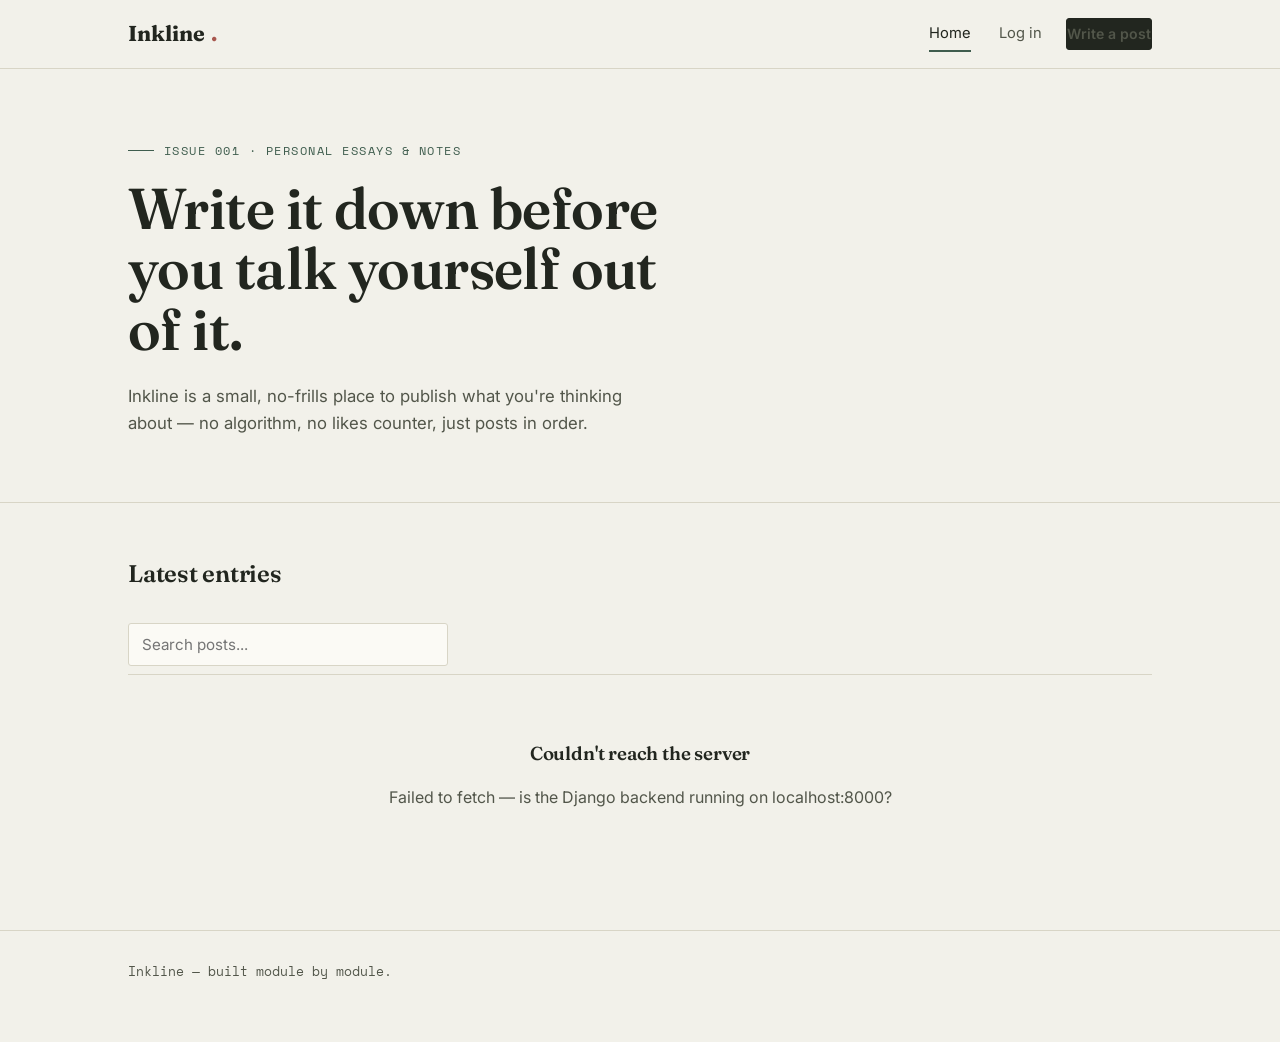
<file: frontend/index.html>
<!DOCTYPE html>
<html lang="en">
<head>
<meta charset="UTF-8">
<meta name="viewport" content="width=device-width, initial-scale=1.0">
<title>Inkline — a small journal for people who write</title>
<link rel="preconnect" href="https://fonts.googleapis.com">
<link href="https://fonts.googleapis.com/css2?family=Fraunces:wght@500;600;700&family=Inter:wght@400;500;600;700&family=Space+Mono:wght@400;700&display=swap" rel="stylesheet">
<link rel="stylesheet" href="css/style.css">
</head>
<body>

<nav class="nav">
  <div class="wrap">
    <a href="index.html" class="brand">Inkline<span class="dot">.</span></a>
    <div class="nav-links">
      <a href="index.html" class="active">Home</a>
      <div id="nav-auth-slot" style="display:flex; align-items:center; gap:24px;"></div>
    </div>
  </div>
</nav>

<header class="hero">
  <div class="wrap">
    <div class="eyebrow">Issue 001 · Personal essays &amp; notes</div>
    <h1>Write it down before<br>you talk yourself out of it.</h1>
    <p>Inkline is a small, no-frills place to publish what you're thinking about — no algorithm, no likes counter, just posts in order.</p>
  </div>
</header>

<main class="wrap">
  <div class="section-head">
    <h2>Latest entries</h2>
    <span class="count" id="post-count"></span>
  </div>

  <div class="field" style="max-width:320px; margin-bottom:8px;">
    <input type="text" id="search-box" placeholder="Search posts...">
  </div>

  <div class="feed" id="feed"></div>
</main>

<footer>
  <div class="wrap">Inkline — built module by module.</div>
</footer>

<script src="js/app.js"></script>
<script>
  async function loadFeed(search = ''){
    const feed = document.getElementById('feed');
    const count = document.getElementById('post-count');

    let posts;
    try {
      posts = await getPosts(search ? { search } : {});
    } catch (err) {
      feed.innerHTML = `<div class="empty"><h3>Couldn't reach the server</h3><p>${escapeHtml(err.message)} — is the Django backend running on localhost:8000?</p></div>`;
      count.textContent = '';
      return;
    }

    count.textContent = posts.length + (posts.length === 1 ? ' post' : ' posts');

    if (posts.length === 0){
      feed.innerHTML = `
        <div class="empty">
          <h3>Nothing here yet</h3>
          <p>${search ? 'No posts match your search.' : 'Be the first to publish something.'}</p>
        </div>`;
      return;
    }

    feed.innerHTML = posts.map((p, i) => `
      <article class="post-row">
        <div class="idx">${String(i + 1).padStart(2, '0')}</div>
        <div>
          <h3><a href="post.html?id=${p.id}">${escapeHtml(p.title)}</a></h3>
          <p class="excerpt">${escapeHtml(excerpt(p.body))}</p>
          <span class="tag">${escapeHtml(p.tag || 'General')}</span>
        </div>
        <div class="meta">${timeAgo(p.createdAt)}<br>${escapeHtml(p.author.name)}</div>
      </article>
    `).join('');
  }

  let debounceTimer;
  document.getElementById('search-box').addEventListener('input', (e) => {
    clearTimeout(debounceTimer);
    debounceTimer = setTimeout(() => loadFeed(e.target.value.trim()), 300);
  });

  loadFeed();
</script>
</body>
</html>
</file>
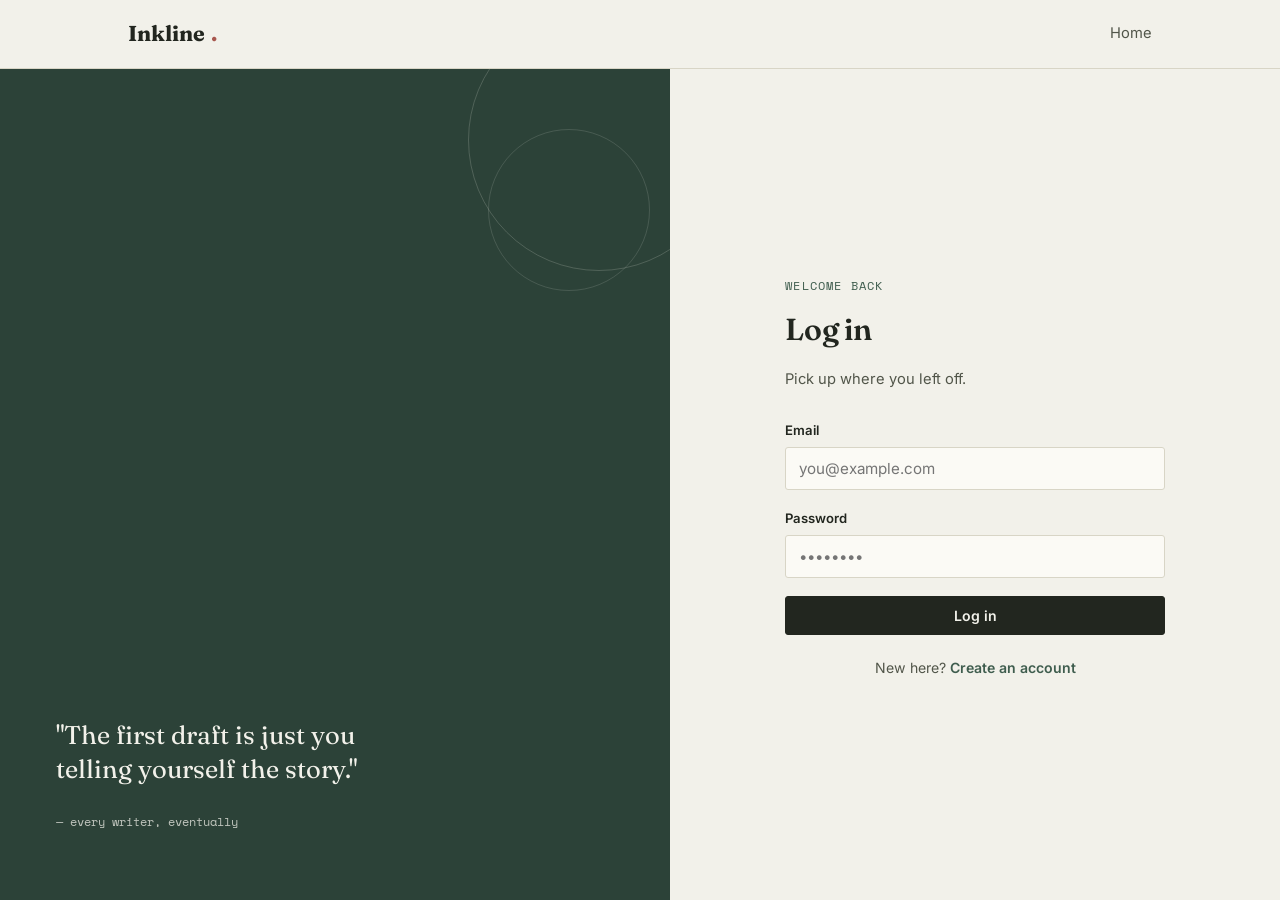
<file: frontend/create-blog.html>
<!DOCTYPE html>
<html lang="en">
<head>
<meta charset="UTF-8">
<meta name="viewport" content="width=device-width, initial-scale=1.0">
<title>New post — Inkline</title>
<link rel="preconnect" href="https://fonts.googleapis.com">
<link href="https://fonts.googleapis.com/css2?family=Fraunces:wght@500;600;700&family=Inter:wght@400;500;600;700&family=Space+Mono:wght@400;700&display=swap" rel="stylesheet">
<link rel="stylesheet" href="css/style.css">
</head>
<body>

<nav class="nav">
  <div class="wrap">
    <a href="index.html" class="brand">Inkline<span class="dot">.</span></a>
    <div class="nav-links">
      <a href="index.html">Home</a>
      <div id="nav-auth-slot" style="display:flex; align-items:center; gap:24px;"></div>
    </div>
  </div>
</nav>

<main class="wrap" style="max-width:720px; padding-top:44px; padding-bottom:80px;">
  <div class="eyebrow" style="font-family:var(--mono); font-size:.78rem; color:var(--moss); text-transform:uppercase; letter-spacing:.1em; margin-bottom:10px;">New entry</div>
  <h1 style="font-size:2rem; margin-bottom:28px;">Write something</h1>

  <div class="form-err" id="err"></div>

  <form id="post-form">
    <div class="field">
      <label for="title">Title</label>
      <input type="text" id="title" required placeholder="Give it a title">
    </div>
    <div class="field">
      <label for="tag">Category</label>
      <input type="text" id="tag" placeholder="e.g. Notes, Travel, Code" value="General">
    </div>
    <div class="field">
      <label for="body">Post</label>
      <textarea id="body" required placeholder="Start writing..."></textarea>
    </div>
    <div style="display:flex; gap:12px;">
      <button type="submit" class="btn">Publish post</button>
      <a href="dashboard.html" class="btn ghost">Cancel</a>
    </div>
  </form>
</main>

<footer>
  <div class="wrap">Inkline — built module by module.</div>
</footer>

<script src="js/app.js"></script>
<script>
  requireAuth();

  document.getElementById('post-form').addEventListener('submit', async function(e){
    e.preventDefault();
    const title = document.getElementById('title').value.trim();
    const tag = document.getElementById('tag').value.trim() || 'General';
    const body = document.getElementById('body').value.trim();
    const errBox = document.getElementById('err');
    const btn = e.target.querySelector('button[type="submit"]');
    errBox.classList.remove('show');

    if (!title || !body){
      errBox.textContent = 'A post needs both a title and some words in it.';
      errBox.classList.add('show');
      return;
    }

    btn.disabled = true;
    btn.textContent = 'Publishing...';

    try {
      await createPost({ title, tag, body });
      window.location.href = 'dashboard.html';
    } catch (err) {
      errBox.textContent = err.message;
      errBox.classList.add('show');
      btn.disabled = false;
      btn.textContent = 'Publish post';
    }
  });
</script>
</body>
</html>
</file>
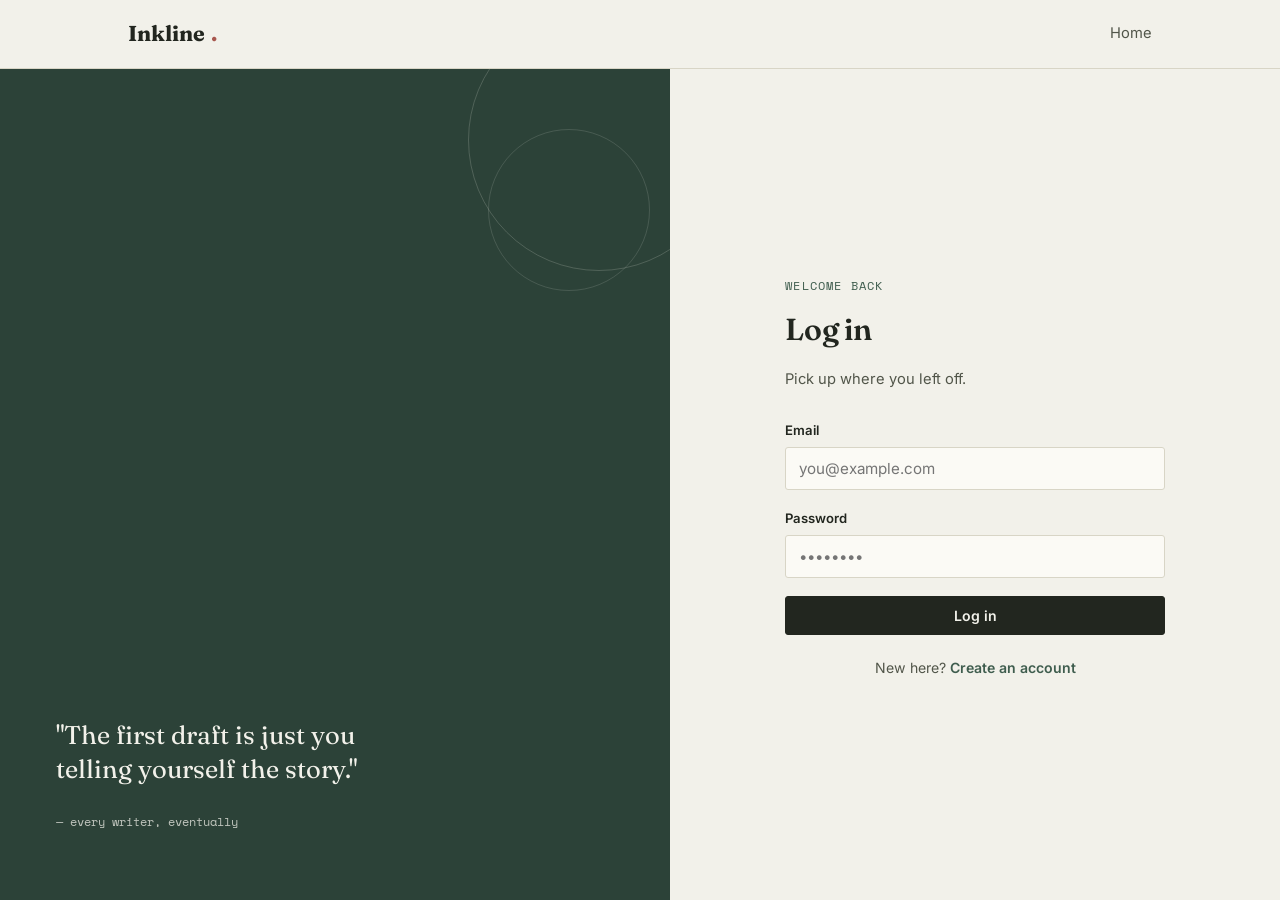
<file: frontend/dashboard.html>
<!DOCTYPE html>
<html lang="en">
<head>
<meta charset="UTF-8">
<meta name="viewport" content="width=device-width, initial-scale=1.0">
<title>Dashboard — Inkline</title>
<link rel="preconnect" href="https://fonts.googleapis.com">
<link href="https://fonts.googleapis.com/css2?family=Fraunces:wght@500;600;700&family=Inter:wght@400;500;600;700&family=Space+Mono:wght@400;700&display=swap" rel="stylesheet">
<link rel="stylesheet" href="css/style.css">
</head>
<body>

<nav class="nav">
  <div class="wrap">
    <a href="index.html" class="brand">Inkline<span class="dot">.</span></a>
    <div class="nav-links">
      <a href="index.html">Home</a>
      <div id="nav-auth-slot" style="display:flex; align-items:center; gap:24px;"></div>
    </div>
  </div>
</nav>

<header class="wrap dash-head">
  <div>
    <div class="eyebrow">Your desk</div>
    <h1 id="greet">Dashboard</h1>
    <p id="profile-line" style="color:var(--ink-soft); font-size:.88rem; margin-top:6px;"></p>
  </div>
  <a href="create-blog.html" class="btn">+ New post</a>
</header>

<main class="wrap">
  <div class="stat-row">
    <div class="stat"><div class="n" id="stat-total">0</div><div class="l">Posts</div></div>
    <div class="stat"><div class="n" id="stat-words">0</div><div class="l">Words written</div></div>
    <div class="stat"><div class="n" id="stat-latest">—</div><div class="l">Last published</div></div>
  </div>

  <div id="my-posts"></div>
</main>

<footer>
  <div class="wrap">Inkline — built module by module.</div>
</footer>

<script src="js/app.js"></script>
<script>
  requireAuth();
  const user = currentUser();

  async function render(){
    document.getElementById('greet').textContent = `Welcome back, ${user.name.split(' ')[0]}`;

    try {
      const profile = await getProfile();
      document.getElementById('profile-line').textContent =
        `${profile.email} · member since ${new Date(profile.createdAt).toLocaleDateString('en-IN', { month: 'short', year: 'numeric' })}`;
    } catch (err) {
      // non-critical — dashboard still works without this line
    }

    let mine;
    try {
      mine = await getMyPosts();
    } catch (err) {
      toast(err.message);
      return;
    }

    document.getElementById('stat-total').textContent = mine.length;
    const words = mine.reduce((sum, p) => sum + p.body.trim().split(/\s+/).filter(Boolean).length, 0);
    document.getElementById('stat-words').textContent = words;
    document.getElementById('stat-latest').textContent = mine.length ? timeAgo(mine[0].createdAt) : '—';

    const container = document.getElementById('my-posts');
    if (mine.length === 0){
      container.innerHTML = `
        <div class="empty">
          <h3>You haven't published anything yet</h3>
          <p>Your first post doesn't need to be your best one.</p>
          <div style="margin-top:18px;"><a href="create-blog.html" class="btn">Write your first post</a></div>
        </div>`;
      return;
    }

    container.innerHTML = mine.map(p => `
      <div class="dash-post">
        <div>
          <h3><a href="post.html?id=${p.id}">${escapeHtml(p.title)}</a></h3>
          <div class="meta">${escapeHtml(p.tag || 'General')} · ${timeAgo(p.createdAt)}</div>
        </div>
        <div class="actions">
          <button class="icon-btn" data-edit="${p.id}">Edit</button>
          <button class="icon-btn danger" data-id="${p.id}">Delete</button>
        </div>
      </div>
    `).join('');

    container.querySelectorAll('[data-edit]').forEach(btn => {
      btn.addEventListener('click', () => {
        window.location.href = `edit-blog.html?id=${btn.dataset.edit}`;
      });
    });

    container.querySelectorAll('.icon-btn.danger').forEach(btn => {
      btn.addEventListener('click', async () => {
        if (!confirm('Delete this post? This can\'t be undone.')) return;
        try {
          await deletePost(btn.dataset.id);
          toast('Post deleted');
          render();
        } catch (err) {
          toast(err.message);
        }
      });
    });
  }

  render();
</script>
</body>
</html>
</file>
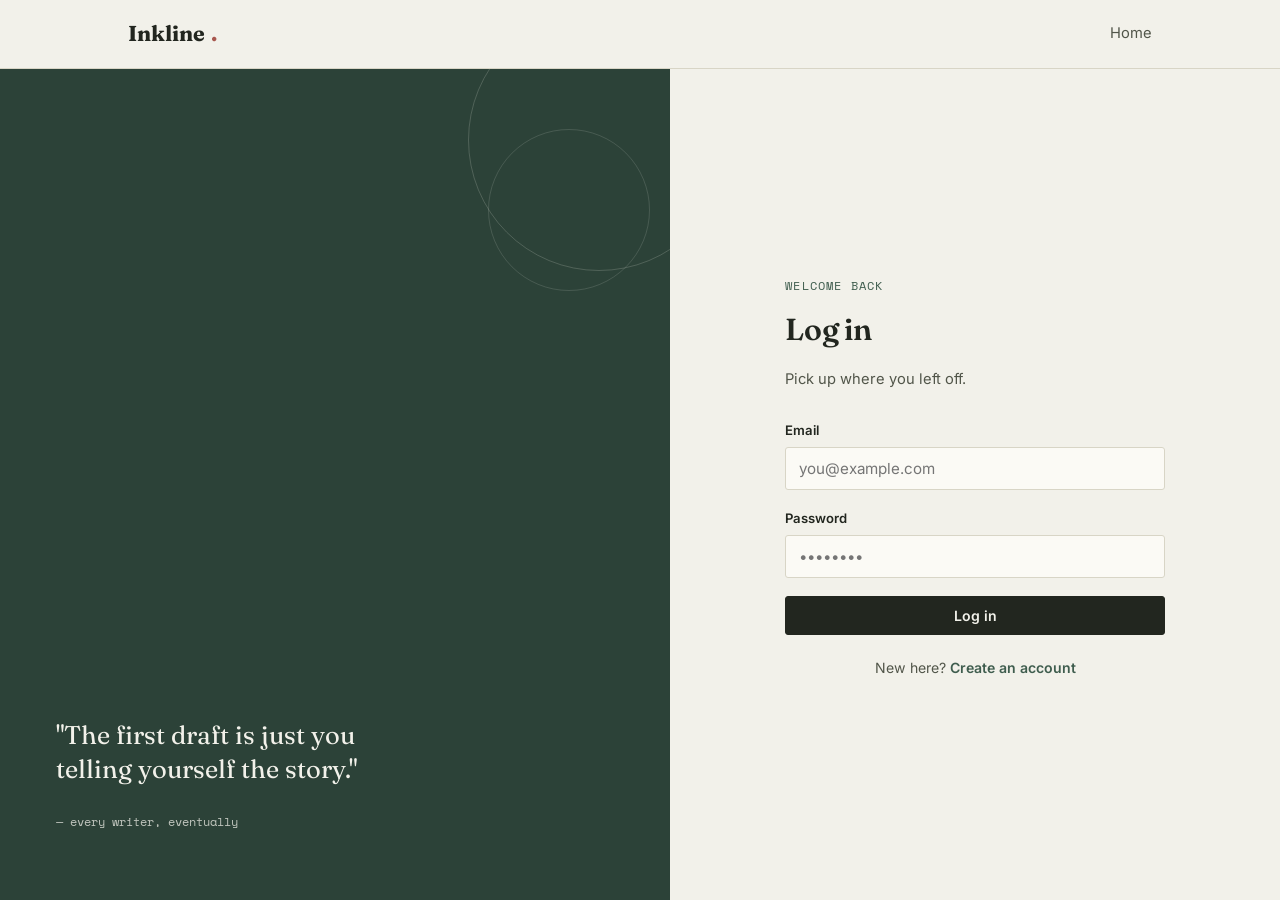
<file: frontend/edit-blog.html>
<!DOCTYPE html>
<html lang="en">
<head>
<meta charset="UTF-8">
<meta name="viewport" content="width=device-width, initial-scale=1.0">
<title>Edit post — Inkline</title>
<link rel="preconnect" href="https://fonts.googleapis.com">
<link href="https://fonts.googleapis.com/css2?family=Fraunces:wght@500;600;700&family=Inter:wght@400;500;600;700&family=Space+Mono:wght@400;700&display=swap" rel="stylesheet">
<link rel="stylesheet" href="css/style.css">
</head>
<body>

<nav class="nav">
  <div class="wrap">
    <a href="index.html" class="brand">Inkline<span class="dot">.</span></a>
    <div class="nav-links">
      <a href="index.html">Home</a>
      <div id="nav-auth-slot" style="display:flex; align-items:center; gap:24px;"></div>
    </div>
  </div>
</nav>

<main class="wrap" style="max-width:720px; padding-top:44px; padding-bottom:80px;">
  <div style="font-family:var(--mono); font-size:.78rem; color:var(--moss); text-transform:uppercase; letter-spacing:.1em; margin-bottom:10px;">Editing</div>
  <h1 style="font-size:2rem; margin-bottom:28px;">Edit post</h1>

  <div class="form-err" id="err"></div>

  <form id="edit-form">
    <div class="field">
      <label for="title">Title</label>
      <input type="text" id="title" required>
    </div>
    <div class="field">
      <label for="tag">Category</label>
      <input type="text" id="tag">
    </div>
    <div class="field">
      <label for="body">Post</label>
      <textarea id="body" required></textarea>
    </div>
    <div style="display:flex; gap:12px;">
      <button type="submit" class="btn">Save changes</button>
      <a href="dashboard.html" class="btn ghost">Cancel</a>
    </div>
  </form>
</main>

<footer>
  <div class="wrap">Inkline — built module by module.</div>
</footer>

<script src="js/app.js"></script>
<script>
  requireAuth();
  const params = new URLSearchParams(window.location.search);
  const postId = params.get('id');
  const errBox = document.getElementById('err');

  async function loadPost(){
    if (!postId){
      errBox.textContent = 'No post specified.';
      errBox.classList.add('show');
      return;
    }
    try {
      const post = await getPost(postId);
      const user = currentUser();
      if (post.author.email !== user.email){
        errBox.textContent = 'You can only edit your own posts.';
        errBox.classList.add('show');
        document.getElementById('edit-form').style.display = 'none';
        return;
      }
      document.getElementById('title').value = post.title;
      document.getElementById('tag').value = post.tag || 'General';
      document.getElementById('body').value = post.body;
    } catch (err) {
      errBox.textContent = err.message;
      errBox.classList.add('show');
    }
  }

  document.getElementById('edit-form').addEventListener('submit', async function(e){
    e.preventDefault();
    const title = document.getElementById('title').value.trim();
    const tag = document.getElementById('tag').value.trim() || 'General';
    const body = document.getElementById('body').value.trim();
    const btn = e.target.querySelector('button[type="submit"]');
    errBox.classList.remove('show');

    if (!title || !body){
      errBox.textContent = 'A post needs both a title and some words in it.';
      errBox.classList.add('show');
      return;
    }

    btn.disabled = true;
    btn.textContent = 'Saving...';

    try {
      await updatePost(postId, { title, tag, body });
      window.location.href = 'dashboard.html';
    } catch (err) {
      errBox.textContent = err.message;
      errBox.classList.add('show');
      btn.disabled = false;
      btn.textContent = 'Save changes';
    }
  });

  loadPost();
</script>
</body>
</html>
</file>
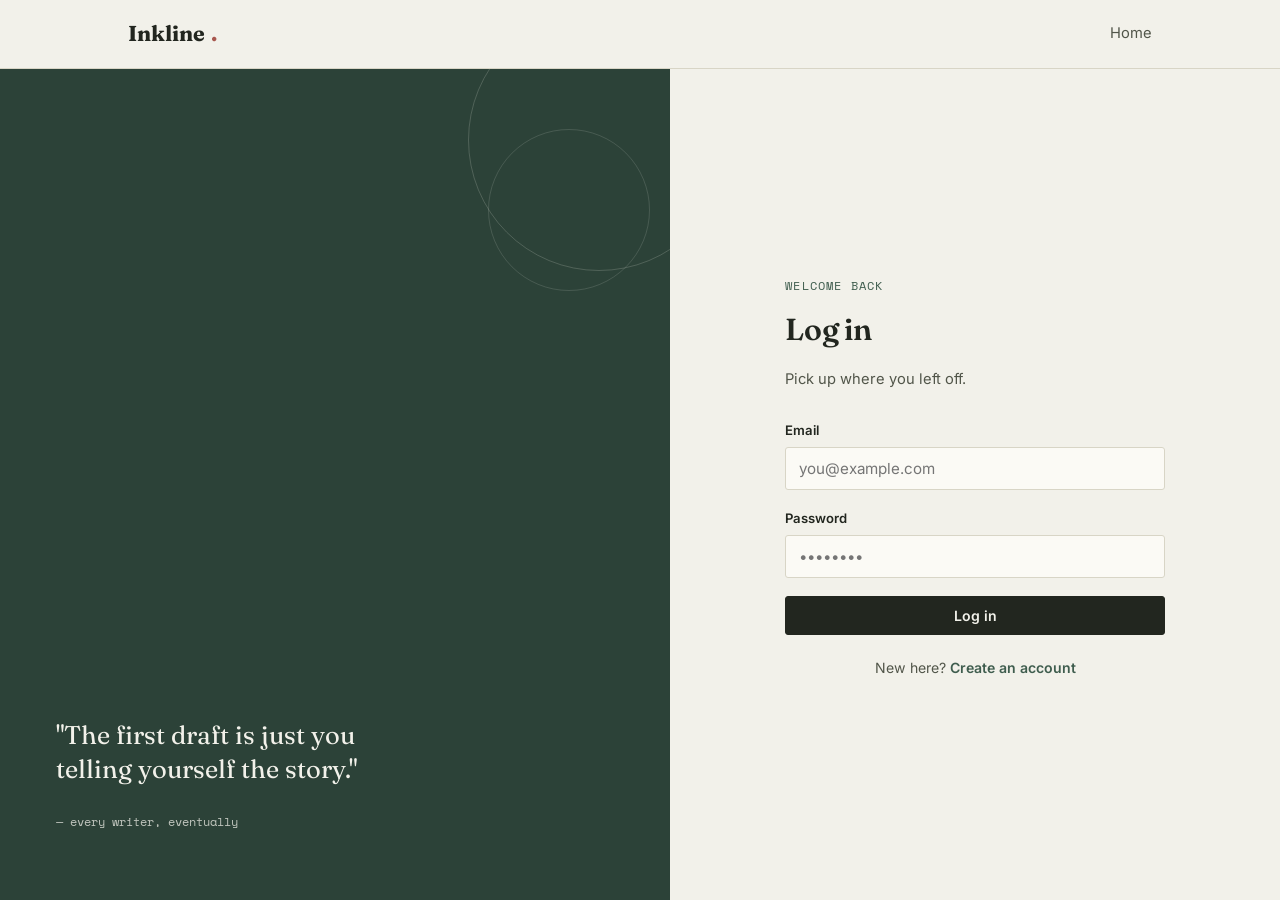
<file: frontend/login.html>
<!DOCTYPE html>
<html lang="en">
<head>
<meta charset="UTF-8">
<meta name="viewport" content="width=device-width, initial-scale=1.0">
<title>Log in — Inkline</title>
<link rel="preconnect" href="https://fonts.googleapis.com">
<link href="https://fonts.googleapis.com/css2?family=Fraunces:wght@500;600;700&family=Inter:wght@400;500;600;700&family=Space+Mono:wght@400;700&display=swap" rel="stylesheet">
<link rel="stylesheet" href="css/style.css">
</head>
<body>

<nav class="nav">
  <div class="wrap">
    <a href="index.html" class="brand">Inkline<span class="dot">.</span></a>
    <div class="nav-links">
      <a href="index.html">Home</a>
    </div>
  </div>
</nav>

<div class="auth-shell">
  <div class="auth-side">
    <div></div>
    <div>
      <p class="quote">"The first draft is just you telling yourself the story."</p>
      <p class="who">— every writer, eventually</p>
    </div>
  </div>

  <div class="auth-form">
    <div class="auth-card">
      <div class="eyebrow">Welcome back</div>
      <h1>Log in</h1>
      <p class="sub">Pick up where you left off.</p>

      <div class="form-err" id="err"></div>

      <form id="login-form">
        <div class="field">
          <label for="email">Email</label>
          <input type="email" id="email" required placeholder="you@example.com">
        </div>
        <div class="field">
          <label for="password">Password</label>
          <input type="password" id="password" required placeholder="••••••••">
        </div>
        <button type="submit" class="btn block">Log in</button>
      </form>

      <p class="switch">New here? <a href="register.html">Create an account</a></p>
    </div>
  </div>
</div>

<script src="js/app.js"></script>
<script>
  document.getElementById('login-form').addEventListener('submit', async function(e){
    e.preventDefault();
    const email = document.getElementById('email').value.trim().toLowerCase();
    const password = document.getElementById('password').value;
    const errBox = document.getElementById('err');
    const btn = e.target.querySelector('button');
    errBox.classList.remove('show');

    btn.disabled = true;
    btn.textContent = 'Logging in...';

    try {
      await loginUser(email, password);
      window.location.href = 'dashboard.html';
    } catch (err) {
      errBox.textContent = err.message;
      errBox.classList.add('show');
      btn.disabled = false;
      btn.textContent = 'Log in';
    }
  });
</script>
</body>
</html>
</file>
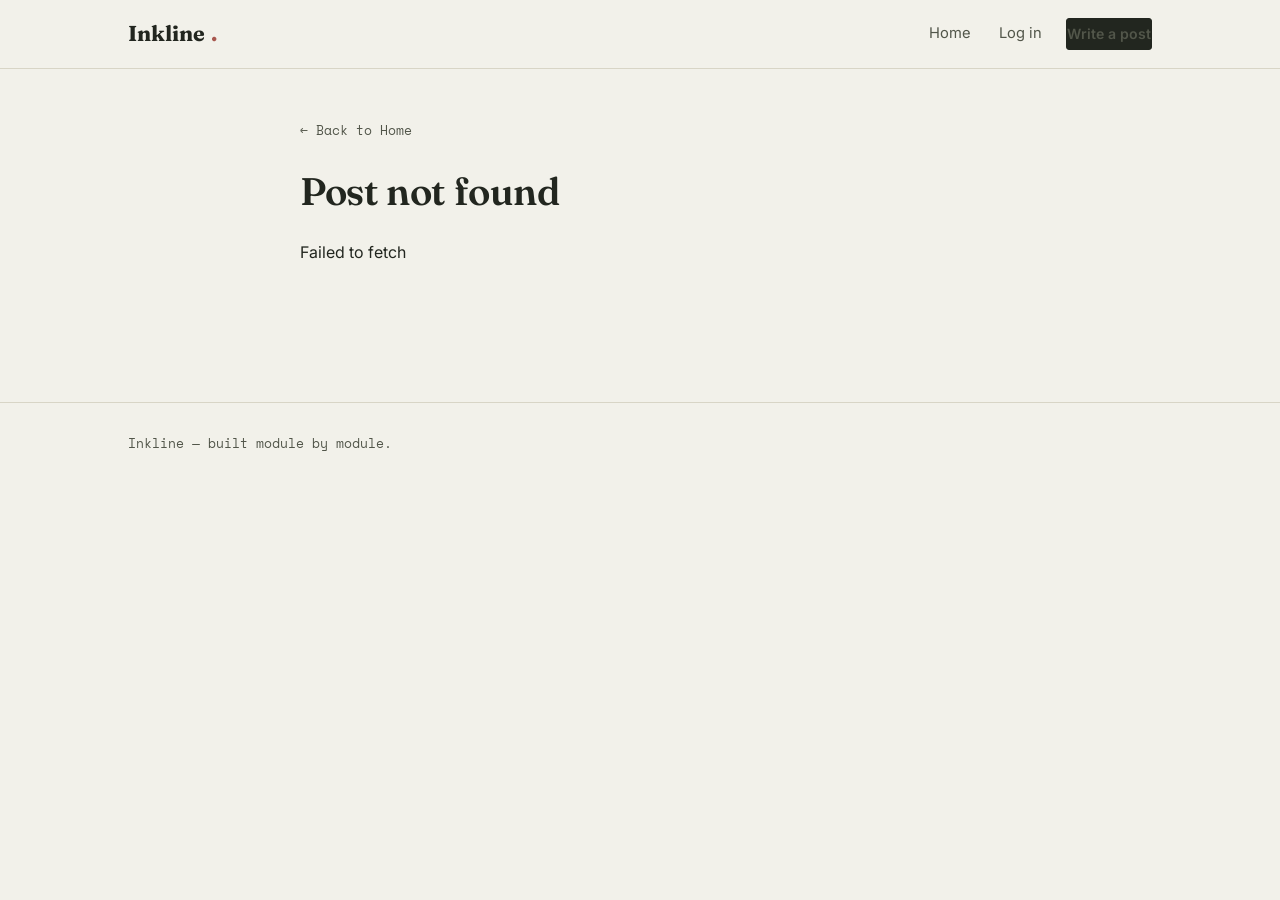
<file: frontend/post.html>
<!DOCTYPE html>
<html lang="en">
<head>
<meta charset="UTF-8">
<meta name="viewport" content="width=device-width, initial-scale=1.0">
<title>Inkline — Post</title>
<link rel="preconnect" href="https://fonts.googleapis.com">
<link href="https://fonts.googleapis.com/css2?family=Fraunces:wght@500;600;700&family=Inter:wght@400;500;600;700&family=Space+Mono:wght@400;700&display=swap" rel="stylesheet">
<link rel="stylesheet" href="css/style.css">
</head>
<body>

<nav class="nav">
  <div class="wrap">
    <a href="index.html" class="brand">Inkline<span class="dot">.</span></a>
    <div class="nav-links">
      <a href="index.html">Home</a>
      <div id="nav-auth-slot" style="display:flex; align-items:center; gap:24px;"></div>
    </div>
  </div>
</nav>

<main class="wrap">
  <article class="post-full" id="post-container">
    <p>Loading…</p>
  </article>
</main>

<footer>
  <div class="wrap">Inkline — built module by module.</div>
</footer>

<script src="js/app.js"></script>
<script>
  async function loadPost(){
    const params = new URLSearchParams(window.location.search);
    const id = params.get('id');
    const el = document.getElementById('post-container');

    let post;
    try {
      post = await getPost(id);
    } catch (err) {
      el.innerHTML = `
        <a class="back-link" href="index.html">&larr; Back to Home</a>
        <h1>Post not found</h1>
        <p>${escapeHtml(err.message)}</p>`;
      return;
    }

    document.title = post.title + ' — Inkline';
    el.innerHTML = `
      <a class="back-link" href="index.html">&larr; Back to Home</a>
      <span class="tag">${escapeHtml(post.tag || 'General')}</span>
      <h1>${escapeHtml(post.title)}</h1>
      <div class="meta">${escapeHtml(post.author.name)} · ${timeAgo(post.createdAt)}</div>
      <div class="body">${escapeHtml(post.body)}</div>
    `;
  }

  loadPost();
</script>
</body>
</html>
</file>
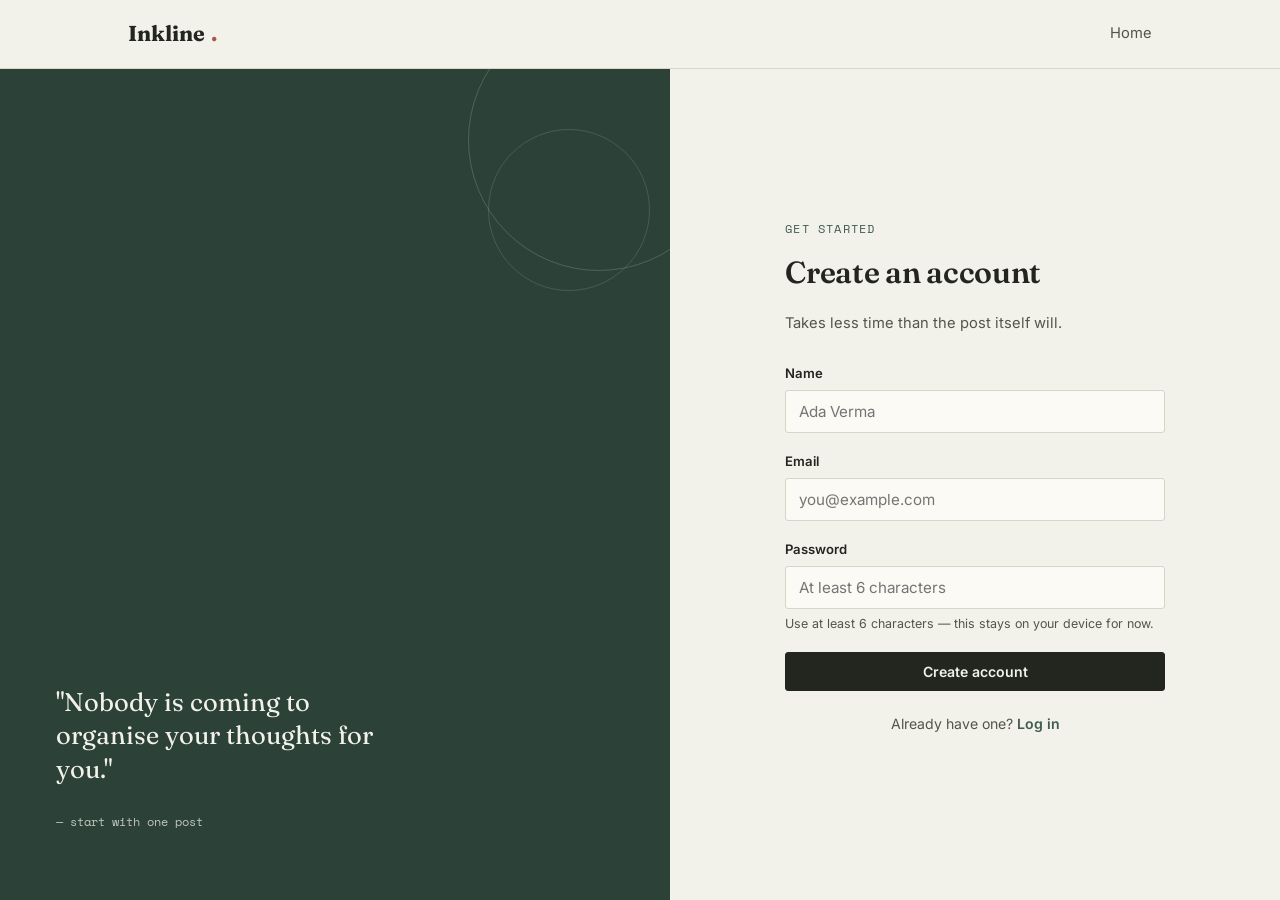
<file: frontend/register.html>
<!DOCTYPE html>
<html lang="en">
<head>
<meta charset="UTF-8">
<meta name="viewport" content="width=device-width, initial-scale=1.0">
<title>Create an account — Inkline</title>
<link rel="preconnect" href="https://fonts.googleapis.com">
<link href="https://fonts.googleapis.com/css2?family=Fraunces:wght@500;600;700&family=Inter:wght@400;500;600;700&family=Space+Mono:wght@400;700&display=swap" rel="stylesheet">
<link rel="stylesheet" href="css/style.css">
</head>
<body>

<nav class="nav">
  <div class="wrap">
    <a href="index.html" class="brand">Inkline<span class="dot">.</span></a>
    <div class="nav-links">
      <a href="index.html">Home</a>
    </div>
  </div>
</nav>

<div class="auth-shell">
  <div class="auth-side">
    <div></div>
    <div>
      <p class="quote">"Nobody is coming to organise your thoughts for you."</p>
      <p class="who">— start with one post</p>
    </div>
  </div>

  <div class="auth-form">
    <div class="auth-card">
      <div class="eyebrow">Get started</div>
      <h1>Create an account</h1>
      <p class="sub">Takes less time than the post itself will.</p>

      <div class="form-err" id="err"></div>

      <form id="register-form">
        <div class="field">
          <label for="name">Name</label>
          <input type="text" id="name" required placeholder="Ada Verma">
        </div>
        <div class="field">
          <label for="email">Email</label>
          <input type="email" id="email" required placeholder="you@example.com">
        </div>
        <div class="field">
          <label for="password">Password</label>
          <input type="password" id="password" required placeholder="At least 6 characters">
          <div class="hint">Use at least 6 characters — this stays on your device for now.</div>
        </div>
        <button type="submit" class="btn block">Create account</button>
      </form>

      <p class="switch">Already have one? <a href="login.html">Log in</a></p>
    </div>
  </div>
</div>

<script src="js/app.js"></script>
<script>
  document.getElementById('register-form').addEventListener('submit', async function(e){
    e.preventDefault();
    const name = document.getElementById('name').value.trim();
    const email = document.getElementById('email').value.trim().toLowerCase();
    const password = document.getElementById('password').value;
    const errBox = document.getElementById('err');
    const btn = e.target.querySelector('button');
    errBox.classList.remove('show');

    if (password.length < 6){
      errBox.textContent = 'Password needs to be at least 6 characters.';
      errBox.classList.add('show');
      return;
    }

    btn.disabled = true;
    btn.textContent = 'Creating account...';

    try {
      await registerUser(name, email, password);
      window.location.href = 'dashboard.html';
    } catch (err) {
      errBox.textContent = err.message;
      errBox.classList.add('show');
      btn.disabled = false;
      btn.textContent = 'Create account';
    }
  });
</script>
</body>
</html>
</file>
<file: frontend/css/style.css>
/* ============================================
   INKLINE — a small journal for people who write
   Design tokens
   ============================================ */
:root{
  --paper:      #f2f1ea;
  --paper-dim:  #e9e7dc;
  --ink:        #22261f;
  --ink-soft:   #52564a;
  --moss:       #3f5d4e;
  --moss-dark:  #2c4238;
  --ochre:      #c1912f;
  --rust:       #a8574e;
  --line:       #d8d5c6;
  --card:       #fbfaf5;

  --display: "Fraunces", "Iowan Old Style", Georgia, serif;
  --body:    "Inter", system-ui, -apple-system, sans-serif;
  --mono:    "Space Mono", ui-monospace, Menlo, monospace;

  --radius: 3px;
  --shadow: 0 1px 2px rgba(34,38,31,0.06), 0 8px 24px rgba(34,38,31,0.06);
}

*{ box-sizing: border-box; }
html{ scroll-behavior: smooth; }

body{
  margin:0;
  background: var(--paper);
  color: var(--ink);
  font-family: var(--body);
  font-size: 16px;
  line-height: 1.6;
  -webkit-font-smoothing: antialiased;
}

a{ color: inherit; text-decoration: none; }

h1,h2,h3{
  font-family: var(--display);
  font-weight: 600;
  letter-spacing: -0.01em;
  margin: 0 0 .4em;
  color: var(--ink);
}

::selection{ background: var(--ochre); color: var(--paper); }

a:focus-visible, button:focus-visible, input:focus-visible, textarea:focus-visible{
  outline: 2px solid var(--moss);
  outline-offset: 2px;
}

.wrap{
  max-width: 1080px;
  margin: 0 auto;
  padding: 0 28px;
}

/* ---------- nav ---------- */
.nav{
  border-bottom: 1px solid var(--line);
  background: var(--paper);
  position: sticky;
  top: 0;
  z-index: 20;
}
.nav .wrap{
  display:flex;
  align-items:center;
  justify-content: space-between;
  height: 68px;
}
.brand{
  font-family: var(--display);
  font-size: 1.35rem;
  font-weight: 700;
  display:flex;
  align-items:baseline;
  gap:.35rem;
}
.brand .dot{ color: var(--rust); }
.nav-links{
  display:flex;
  align-items:center;
  gap: 28px;
  font-size: .92rem;
}
.nav-links a{
  position: relative;
  color: var(--ink-soft);
  padding: 4px 0;
}
.nav-links a::after{
  content:"";
  position:absolute;
  left:0; right:0; bottom:-2px;
  height:2px;
  background: var(--moss);
  transform: scaleX(0);
  transform-origin: left;
  transition: transform .25s ease;
}
.nav-links a:hover::after,
.nav-links a.active::after{ transform: scaleX(1); }
.nav-links a.active{ color: var(--ink); }

.btn{
  display:inline-flex;
  align-items:center;
  gap:.5em;
  font-family: var(--body);
  font-weight: 600;
  font-size: .88rem;
  padding: 10px 18px;
  border-radius: var(--radius);
  border: 1px solid var(--ink);
  background: var(--ink);
  color: var(--paper);
  cursor: pointer;
  transition: transform .15s ease, background .2s ease;
}
.btn:hover{ background: var(--moss-dark); border-color: var(--moss-dark); }
.btn:active{ transform: translateY(1px); }
.btn.ghost{
  background: transparent;
  color: var(--ink);
  border: 1px solid var(--line);
}
.btn.ghost:hover{ border-color: var(--ink); background: transparent; }
.btn.block{ width:100%; justify-content:center; }
.btn.danger{ border-color: var(--rust); background: var(--rust); }
.btn.danger:hover{ background:#8c443c; }

/* ---------- hero ---------- */
.hero{
  padding: 72px 0 48px;
  border-bottom: 1px solid var(--line);
  position: relative;
}
.hero .eyebrow{
  font-family: var(--mono);
  font-size: .78rem;
  text-transform: uppercase;
  letter-spacing: .12em;
  color: var(--moss);
  display:flex;
  align-items:center;
  gap:10px;
  margin-bottom: 18px;
}
.hero .eyebrow::before{
  content:"";
  width: 26px; height:1px;
  background: var(--moss);
}
.hero h1{
  font-size: clamp(2.4rem, 5vw, 3.6rem);
  max-width: 14ch;
  line-height: 1.05;
}
.hero p{
  max-width: 46ch;
  color: var(--ink-soft);
  font-size: 1.05rem;
  margin-top: 14px;
}

/* ---------- post grid ---------- */
.section-head{
  display:flex;
  align-items:flex-end;
  justify-content:space-between;
  margin: 52px 0 20px;
}
.section-head h2{ font-size: 1.5rem; }
.section-head .count{
  font-family: var(--mono);
  font-size: .8rem;
  color: var(--ink-soft);
}

.feed{ display:flex; flex-direction: column; }
.post-row{
  display:grid;
  grid-template-columns: 84px 1fr auto;
  gap: 22px;
  align-items: start;
  padding: 26px 0;
  border-top: 1px solid var(--line);
  transition: background .15s ease;
}
.post-row:hover{ background: rgba(63,93,78,0.04); }
.post-row .idx{
  font-family: var(--mono);
  color: var(--ink-soft);
  font-size: .8rem;
  padding-top: .3rem;
}
.post-row h3{ font-size: 1.28rem; margin-bottom: 6px; }
.post-row h3 a{
  background-image: linear-gradient(var(--ochre), var(--ochre));
  background-size: 0% 2px;
  background-repeat: no-repeat;
  background-position: 0 100%;
  transition: background-size .25s ease;
  padding-bottom: 2px;
}
.post-row h3 a:hover{ background-size: 100% 2px; }
.post-row .excerpt{ color: var(--ink-soft); font-size: .95rem; max-width: 62ch; }
.post-row .meta{
  font-family: var(--mono);
  font-size: .75rem;
  color: var(--ink-soft);
  white-space: nowrap;
  text-align:right;
  padding-top: .3rem;
}
.tag{
  display:inline-block;
  font-family: var(--mono);
  font-size: .68rem;
  text-transform: uppercase;
  letter-spacing: .06em;
  padding: 3px 8px;
  border-radius: 20px;
  border: 1px solid var(--line);
  color: var(--ink-soft);
  margin-top: 8px;
}

.empty{
  text-align:center;
  padding: 64px 20px;
  color: var(--ink-soft);
  border-top: 1px solid var(--line);
}
.empty h3{ color: var(--ink); }

/* ---------- auth pages ---------- */
.auth-shell{
  min-height: calc(100vh - 69px);
  display:grid;
  grid-template-columns: 1.1fr 1fr;
}
@media (max-width: 860px){
  .auth-shell{ grid-template-columns: 1fr; }
  .auth-side{ display:none; }
}
.auth-side{
  background: var(--moss-dark);
  color: var(--paper);
  padding: 56px;
  display:flex;
  flex-direction: column;
  justify-content: space-between;
  position: relative;
  overflow:hidden;
}
.auth-side::before{
  content:"";
  position:absolute;
  right:-60px; top:-60px;
  width:260px; height:260px;
  border:1px solid rgba(242,241,234,.18);
  border-radius:50%;
}
.auth-side::after{
  content:"";
  position:absolute;
  right:20px; top:60px;
  width:160px; height:160px;
  border:1px solid rgba(242,241,234,.14);
  border-radius:50%;
}
.auth-side .quote{
  font-family: var(--display);
  font-size: 1.6rem;
  line-height: 1.3;
  max-width: 20ch;
  position: relative;
  z-index: 1;
}
.auth-side .who{
  font-family: var(--mono);
  font-size: .78rem;
  opacity: .75;
  position: relative;
  z-index: 1;
}
.auth-form{
  display:flex;
  align-items:center;
  justify-content:center;
  padding: 40px 28px;
}
.auth-card{ width: 100%; max-width: 380px; }
.auth-card .eyebrow{
  font-family: var(--mono);
  font-size: .75rem;
  text-transform: uppercase;
  letter-spacing: .1em;
  color: var(--moss);
  margin-bottom: 10px;
}
.auth-card h1{ font-size: 1.9rem; margin-bottom: 6px; }
.auth-card .sub{ color: var(--ink-soft); font-size: .92rem; margin-bottom: 28px; }

.field{ margin-bottom: 18px; }
.field label{
  display:block;
  font-size: .82rem;
  font-weight: 600;
  margin-bottom: 6px;
  color: var(--ink);
}
.field input, .field textarea{
  width:100%;
  font-family: var(--body);
  font-size: .95rem;
  padding: 11px 13px;
  border: 1px solid var(--line);
  border-radius: var(--radius);
  background: var(--card);
  color: var(--ink);
}
.field input:focus, .field textarea:focus{
  border-color: var(--moss);
  outline: none;
  box-shadow: 0 0 0 3px rgba(63,93,78,0.12);
}
.field textarea{ min-height: 220px; resize: vertical; line-height:1.7; }
.field .hint{ font-size: .78rem; color: var(--ink-soft); margin-top: 5px; }
.form-err{
  background: rgba(168,87,78,0.1);
  border: 1px solid rgba(168,87,78,0.35);
  color: #7d3730;
  font-size: .85rem;
  padding: 10px 12px;
  border-radius: var(--radius);
  margin-bottom: 18px;
  display:none;
}
.form-err.show{ display:block; }
.switch{
  margin-top: 22px;
  font-size: .88rem;
  color: var(--ink-soft);
  text-align:center;
}
.switch a{ color: var(--moss); font-weight: 600; }
.switch a:hover{ text-decoration: underline; }

/* ---------- dashboard ---------- */
.dash-head{
  padding: 44px 0 28px;
  border-bottom: 1px solid var(--line);
  display:flex;
  justify-content: space-between;
  align-items:flex-end;
  flex-wrap: wrap;
  gap: 16px;
}
.dash-head .eyebrow{
  font-family: var(--mono);
  font-size: .78rem;
  color: var(--moss);
  text-transform: uppercase;
  letter-spacing: .1em;
  margin-bottom: 8px;
}
.dash-head h1{ font-size: 2rem; }

.stat-row{
  display:grid;
  grid-template-columns: repeat(3,1fr);
  gap: 1px;
  background: var(--line);
  border: 1px solid var(--line);
  margin: 32px 0 8px;
}
.stat{ background: var(--card); padding: 22px 24px; }
.stat .n{ font-family: var(--display); font-size: 2.1rem; color: var(--ink); }
.stat .l{
  font-family: var(--mono);
  font-size: .72rem;
  text-transform: uppercase;
  letter-spacing: .08em;
  color: var(--ink-soft);
}

.dash-post{
  display:grid;
  grid-template-columns: 1fr auto;
  gap: 16px;
  align-items:center;
  padding: 20px 0;
  border-top: 1px solid var(--line);
}
.dash-post h3{ font-size: 1.1rem; margin-bottom: 4px; }
.dash-post .meta{ font-family: var(--mono); font-size: .75rem; color: var(--ink-soft); }
.dash-post .actions{ display:flex; gap: 8px; }
.icon-btn{
  border: 1px solid var(--line);
  background: var(--card);
  border-radius: var(--radius);
  padding: 7px 12px;
  font-size: .8rem;
  font-family: var(--body);
  font-weight: 600;
  cursor:pointer;
  color: var(--ink);
}
.icon-btn:hover{ border-color: var(--ink); }
.icon-btn.danger{ color: var(--rust); border-color: rgba(168,87,78,.4); }
.icon-btn.danger:hover{ border-color: var(--rust); background: rgba(168,87,78,.08); }

.toast{
  position: fixed;
  bottom: 26px; left: 50%;
  transform: translateX(-50%) translateY(20px);
  background: var(--ink);
  color: var(--paper);
  padding: 12px 20px;
  border-radius: var(--radius);
  font-size: .88rem;
  opacity: 0;
  pointer-events:none;
  transition: all .25s ease;
  z-index: 50;
  font-family: var(--body);
}
.toast.show{ opacity: 1; transform: translateX(-50%) translateY(0); }

footer{
  border-top: 1px solid var(--line);
  padding: 30px 0 60px;
  margin-top: 40px;
  color: var(--ink-soft);
  font-size: .82rem;
  font-family: var(--mono);
}

.post-full{
  padding: 48px 0 80px;
  max-width: 680px;
  margin: 0 auto;
}
.post-full .meta{ font-family: var(--mono); font-size: .8rem; color: var(--ink-soft); margin-bottom: 14px; }
.post-full h1{ font-size: 2.4rem; margin-bottom: 18px; }
.post-full .body{ font-size: 1.08rem; line-height: 1.8; white-space: pre-wrap; }
.back-link{
  display:inline-flex;
  align-items:center;
  gap:6px;
  font-family: var(--mono);
  font-size: .82rem;
  color: var(--ink-soft);
  margin-bottom: 20px;
}
.back-link:hover{ color: var(--ink); }

/* ---------- mobile responsiveness (Module 6) ---------- */
@media (max-width: 640px){
  .nav .wrap{ flex-wrap: wrap; height:auto; padding-top:14px; padding-bottom:14px; gap:10px; }
  .nav-links{ gap:16px; flex-wrap:wrap; }
  .hero{ padding: 44px 0 32px; }
  .post-row{ grid-template-columns: 1fr; }
  .post-row .idx{ display:none; }
  .post-row .meta{ text-align:left; margin-top:8px; }
  .dash-head{ padding: 28px 0 20px; }
  .stat-row{ grid-template-columns: 1fr; }
  .dash-post{ grid-template-columns: 1fr; align-items: flex-start; gap:10px; }
  .dash-post .actions{ width:100%; }
  .post-full h1{ font-size: 1.8rem; }
}
</file>
